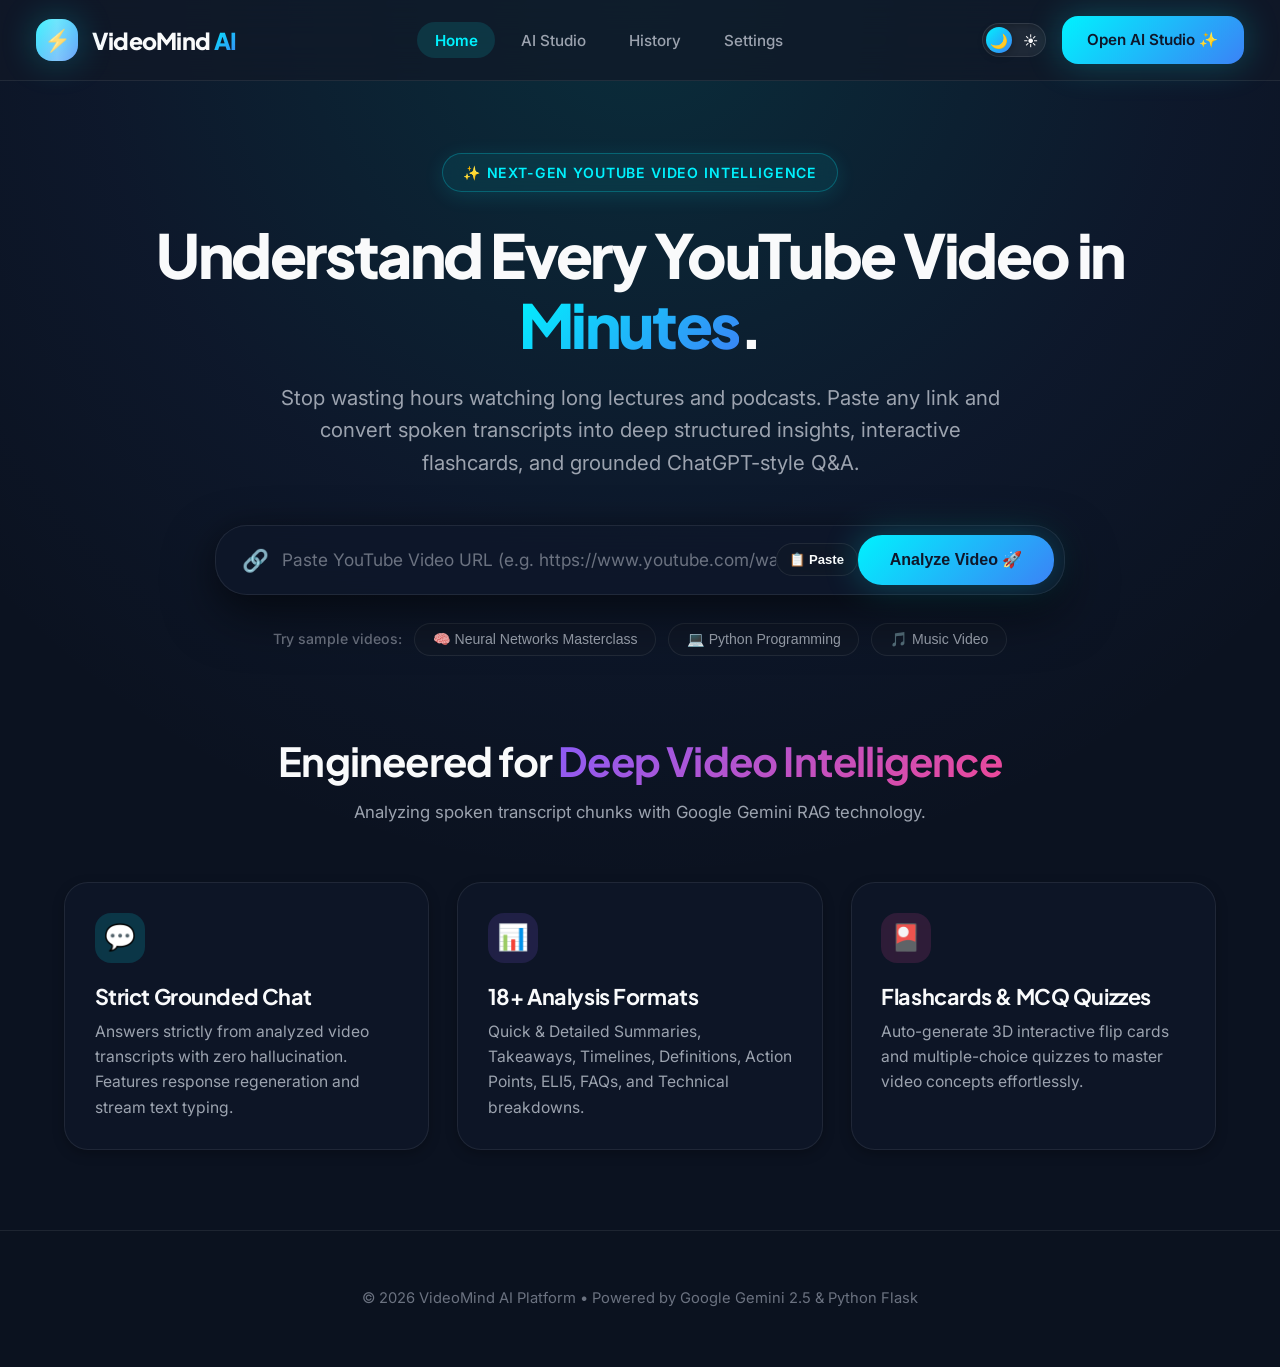
<file: index.html>
<!DOCTYPE html>
<html lang="en" data-theme="dark">
<head>
  <meta charset="UTF-8">
  <meta name="viewport" content="width=device-width, initial-scale=1.0">
  <title>VideoMind AI - Redefining YouTube Video Intelligence</title>
  <meta name="description" content="Turn any YouTube video transcript into grounded Q&A, study notes, flashcards, and MCQ quizzes using Google Gemini AI.">
  <link rel="stylesheet" href="/assets/css/style.css">
  <link rel="stylesheet" href="/assets/css/responsive.css">
</head>
<body>

  <!-- Sticky Glass Navigation Bar -->
  <nav class="navbar" id="mainNavbar">
    <a href="/" class="nav-brand">
      <div class="brand-icon">⚡</div>
      <span class="brand-title">VideoMind <span class="gradient-text">AI</span></span>
    </a>
    <ul class="nav-links">
      <li><a href="/" class="nav-link active">Home</a></li>
      <li><a href="/chat.html" class="nav-link">AI Studio</a></li>
      <li><a href="/history.html" class="nav-link">History</a></li>
      <li><a href="/settings.html" class="nav-link">Settings</a></li>
    </ul>
    <div class="nav-actions">
      <!-- Animated Theme Toggle -->
      <div id="themeToggleBtn" class="theme-switch" role="button" tabindex="0" title="Toggle Light/Dark Theme">
        <span class="theme-switch-icon">🌙</span>
        <span class="theme-switch-thumb"></span>
        <span class="theme-switch-icon">☀️</span>
      </div>
      <a href="/chat.html" class="btn btn-primary">Open AI Studio ✨</a>
    </div>
  </nav>

  <!-- Hero Section -->
  <header class="hero-section">
    <div class="hero-tag">✨ Next-Gen YouTube Video Intelligence</div>
    <h1 class="hero-title">
      Understand Every YouTube Video in <span class="gradient-text">Minutes</span>.
    </h1>
    <p class="hero-subtitle">
      Stop wasting hours watching long lectures and podcasts. Paste any link and convert spoken transcripts into deep structured insights, interactive flashcards, and grounded ChatGPT-style Q&A.
    </p>

    <!-- URL Input Container -->
    <form id="heroForm" class="url-input-container">
      <span class="url-input-icon">🔗</span>
      <input type="text" id="heroUrlInput" class="url-input" placeholder="Paste YouTube Video URL (e.g. https://www.youtube.com/watch?v=...)" autocomplete="off">
      <button type="button" class="btn btn-secondary" style="padding: 0.5rem 0.8rem; font-size: 0.82rem; border-radius: var(--radius-full);" onclick="pasteHeroUrl()" title="Paste from clipboard">📋 Paste</button>
      <button type="submit" id="heroAnalyzeBtn" class="btn btn-primary url-submit-btn">
        Analyze Video 🚀
      </button>
    </form>

    <!-- Sample Video Links -->
    <div class="sample-links">
      <span style="font-size: 0.88rem; color: var(--text-muted); font-weight: 500;">Try sample videos:</span>
      <button class="sample-tag" onclick="analyzeSample('https://www.youtube.com/watch?v=aircAruvnKk')">🧠 Neural Networks Masterclass</button>
      <button class="sample-tag" onclick="analyzeSample('https://www.youtube.com/watch?v=kqtD5dpn9C8')">💻 Python Programming</button>
      <button class="sample-tag" onclick="analyzeSample('https://www.youtube.com/watch?v=dQw4w9WgXcQ')">🎵 Music Video</button>
    </div>
  </header>

  <!-- Core Features Grid -->
  <section style="max-width: 1200px; margin: 5rem auto; padding: 0 1.5rem;">
    <div style="text-align: center; margin-bottom: 3.5rem;">
      <h2 style="font-size: 2.5rem; margin-bottom: 0.85rem;">Engineered for <span class="gradient-accent-text">Deep Video Intelligence</span></h2>
      <p style="color: var(--text-secondary); max-width: 620px; margin: 0 auto; font-size: 1.05rem;">Analyzing spoken transcript chunks with Google Gemini RAG technology.</p>
    </div>

    <div style="display: grid; grid-template-columns: repeat(auto-fit, minmax(320px, 1fr)); gap: 1.75rem;">
      <div class="glass-card">
        <div style="width: 50px; height: 50px; border-radius: var(--radius-md); background: rgba(0, 242, 254, 0.15); display: flex; align-items: center; justify-content: center; font-size: 1.6rem; margin-bottom: 1.25rem; color: var(--accent-cyan);">💬</div>
        <h3 style="font-size: 1.35rem; margin-bottom: 0.6rem;">Strict Grounded Chat</h3>
        <p style="color: var(--text-secondary); font-size: 0.98rem; line-height: 1.6;">Answers strictly from analyzed video transcripts with zero hallucination. Features response regeneration and stream text typing.</p>
      </div>

      <div class="glass-card">
        <div style="width: 50px; height: 50px; border-radius: var(--radius-md); background: rgba(139, 92, 246, 0.15); display: flex; align-items: center; justify-content: center; font-size: 1.6rem; margin-bottom: 1.25rem; color: var(--accent-purple);">📊</div>
        <h3 style="font-size: 1.35rem; margin-bottom: 0.6rem;">18+ Analysis Formats</h3>
        <p style="color: var(--text-secondary); font-size: 0.98rem; line-height: 1.6;">Quick & Detailed Summaries, Takeaways, Timelines, Definitions, Action Points, ELI5, FAQs, and Technical breakdowns.</p>
      </div>

      <div class="glass-card">
        <div style="width: 50px; height: 50px; border-radius: var(--radius-md); background: rgba(236, 72, 153, 0.15); display: flex; align-items: center; justify-content: center; font-size: 1.6rem; margin-bottom: 1.25rem; color: var(--accent-pink);">🎴</div>
        <h3 style="font-size: 1.35rem; margin-bottom: 0.6rem;">Flashcards & MCQ Quizzes</h3>
        <p style="color: var(--text-secondary); font-size: 0.98rem; line-height: 1.6;">Auto-generate 3D interactive flip cards and multiple-choice quizzes to master video concepts effortlessly.</p>
      </div>
    </div>
  </section>

  <!-- Footer -->
  <footer style="border-top: 1px solid var(--glass-border); padding: 3.5rem 1.5rem; text-align: center; color: var(--text-muted); font-size: 0.92rem; background: rgba(11, 18, 32, 0.4);">
    <p>© 2026 VideoMind AI Platform • Powered by Google Gemini 2.5 & Python Flask</p>
  </footer>

  <script src="/assets/js/app.js"></script>
  <script src="/assets/js/firebase.js"></script>
  <script src="/assets/js/youtube.js"></script>
  <script src="/js/animations.js"></script>
  <script>
    const heroForm = document.getElementById('heroForm');
    if (heroForm) {
      heroForm.addEventListener('submit', (e) => {
        e.preventDefault();
        const url = document.getElementById('heroUrlInput').value.trim();
        if (url) {
          window.location.href = `/chat.html?url=${encodeURIComponent(url)}`;
        } else {
          AnimationEngine.showToast('Please paste a YouTube URL first.', 'error');
        }
      });
    }

    async function pasteHeroUrl() {
      try {
        const text = await navigator.clipboard.readText();
        if (text) {
          document.getElementById('heroUrlInput').value = text;
          AnimationEngine.showToast('Pasted URL from clipboard!', 'success');
        }
      } catch (err) {
        AnimationEngine.showToast('Clipboard access denied.', 'info');
      }
    }

    function analyzeSample(url) {
      window.location.href = `/chat.html?url=${encodeURIComponent(url)}`;
    }

    window.addEventListener('scroll', () => {
      const nav = document.getElementById('mainNavbar');
      if (window.scrollY > 20) {
        nav.classList.add('scrolled');
      } else {
        nav.classList.remove('scrolled');
      }
    });
  </script>
</body>
</html>
</file>
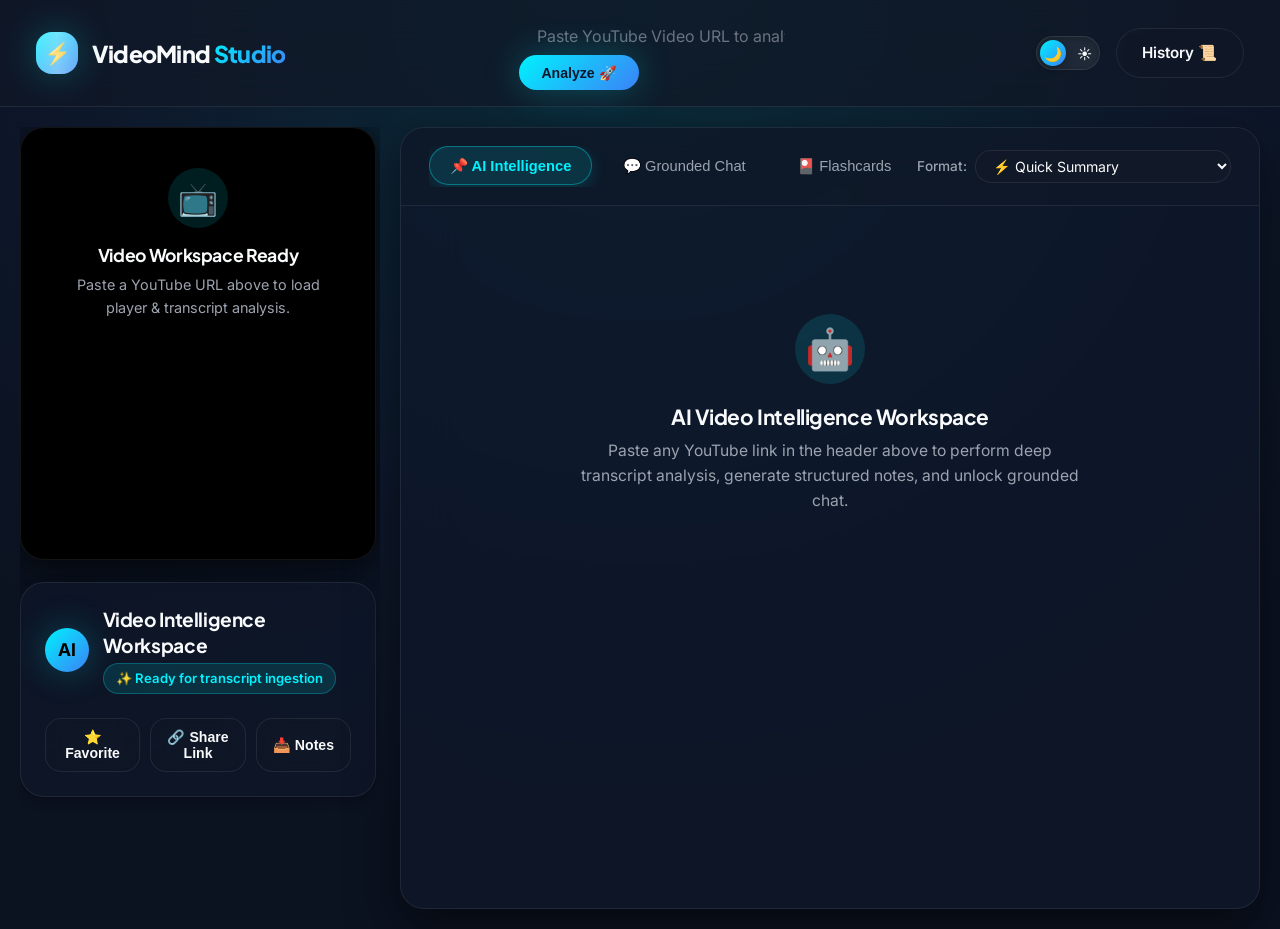
<file: chat.html>
<!DOCTYPE html>
<html lang="en" data-theme="dark">
<head>
  <meta charset="UTF-8">
  <meta name="viewport" content="width=device-width, initial-scale=1.0">
  <title>VideoMind AI Studio - Deep Video Intelligence Workspace</title>
  <link rel="stylesheet" href="/assets/css/style.css">
  <link rel="stylesheet" href="/assets/css/chat.css">
  <link rel="stylesheet" href="/assets/css/responsive.css">
</head>
<body>

  <!-- Sticky Glass Navigation Bar -->
  <nav class="navbar" id="mainNavbar">
    <a href="/" class="nav-brand">
      <div class="brand-icon">⚡</div>
      <span class="brand-title">VideoMind <span class="gradient-text">Studio</span></span>
    </a>

    <!-- Header Quick URL Input -->
    <form id="studioUrlForm" class="studio-url-form">
      <div style="position: relative; flex: 1; min-width: 0;">
        <input type="text" id="studioUrlInput" class="chat-input-field" placeholder="Paste YouTube Video URL to analyze..." style="width: 100%; padding: 0.6rem 1.1rem; border-radius: var(--radius-full);">
      </div>
      <button type="submit" class="btn btn-primary" style="padding: 0.6rem 1.4rem; font-size: 0.88rem; border-radius: var(--radius-full); white-space: nowrap;">Analyze 🚀</button>
    </form>

    <div class="nav-actions">
      <!-- Animated Theme Toggle -->
      <div id="themeToggleBtn" class="theme-switch" role="button" tabindex="0" title="Toggle Light/Dark Theme">
        <span class="theme-switch-icon">🌙</span>
        <span class="theme-switch-thumb"></span>
        <span class="theme-switch-icon">☀️</span>
      </div>
      <a href="/history.html" class="btn btn-secondary" style="border-radius: var(--radius-full);">History 📜</a>
    </div>
  </nav>

  <!-- Main Studio Workspace -->
  <main class="studio-container">
    
    <!-- Left Column: Video Card & Metadata -->
    <aside class="video-sidebar">
      <div class="player-wrapper" id="playerWrapper">
        <div style="display: flex; flex-direction: column; align-items: center; justify-content: center; height: 100%; color: var(--text-muted); padding: 2.5rem; text-align: center;">
          <div style="width: 60px; height: 60px; border-radius: 50%; background: var(--glass-active); display: flex; align-items: center; justify-content: center; font-size: 2rem; color: var(--accent-cyan); margin-bottom: 1rem;">📺</div>
          <h4 style="font-size: 1.1rem; margin-bottom: 0.4rem; color: var(--text-primary);">Video Workspace Ready</h4>
          <p style="font-size: 0.9rem; color: var(--text-secondary);">Paste a YouTube URL above to load player & transcript analysis.</p>
        </div>
      </div>

      <div class="glass-card video-info-card">
        <div class="creator-header">
          <div class="creator-avatar" id="creatorAvatarEl">AI</div>
          <div class="creator-details">
            <h2 class="video-title" id="videoTitleEl">Video Intelligence Workspace</h2>
            <div class="video-meta-tags" id="videoAuthorEl" style="margin-top: 0.25rem;">
              <span class="meta-badge">✨ Ready for transcript ingestion</span>
            </div>
          </div>
        </div>

        <div class="video-action-bar">
          <button class="btn btn-secondary" onclick="firebaseManager.toggleFavorite(studioController.currentVideoId); AnimationEngine.showToast('Updated favorites!', 'success');">⭐ Favorite</button>
          <button class="btn btn-secondary" onclick="ExportEngine.copyToClipboard(window.location.href, 'Studio Link')">🔗 Share Link</button>
          <button class="btn btn-secondary" onclick="ExportEngine.exportMarkdown(studioController.currentMetadata?.title || 'Video', studioController.currentSummaryContent)">📥 Notes</button>
        </div>
      </div>
    </aside>

    <!-- Right Column: AI Studio Panels -->
    <section class="studio-main">
      <header class="studio-header">
        <nav class="studio-tabs">
          <button class="tab-btn active" data-tab="summary">📌 AI Intelligence</button>
          <button class="tab-btn" data-tab="chat">💬 Grounded Chat</button>
          <button class="tab-btn" data-tab="flashcards">🎴 Flashcards</button>
          <button class="tab-btn" data-tab="quiz">🧠 MCQ Quiz</button>
        </nav>

        <!-- 18+ Analysis Styles Dropdown -->
        <div style="display: flex; align-items: center; gap: 0.5rem;">
          <label style="font-size: 0.85rem; color: var(--text-secondary); font-weight: 500;">Format:</label>
          <select id="summaryStyleSelect" class="chat-input-field" style="padding: 0.4rem 0.85rem; font-size: 0.88rem; border-radius: var(--radius-md);" onchange="studioController.loadSummaryStyle(this.value)">
            <option value="quick">⚡ Quick Summary</option>
            <option value="detailed">📌 Detailed Breakdown</option>
            <option value="bullet">🎯 Bullet Points</option>
            <option value="takeaways">💡 Key Takeaways</option>
            <option value="timeline">⏱️ Timeline & Chapters</option>
            <option value="topics">🔑 Important Topics</option>
            <option value="definitions">📖 Important Definitions</option>
            <option value="action">⚡ Action Points</option>
            <option value="notes">📚 Study & Revision Notes</option>
            <option value="faqs">❓ Frequently Asked Questions</option>
            <option value="interview">💼 Interview Questions</option>
            <option value="quotes">💬 Important Quotes</option>
            <option value="technical">⚙️ Technical Breakdown</option>
            <option value="beginner">🎈 Beginner Explanation</option>
            <option value="eli5">🧱 ELI5 (Explain Like I'm 10)</option>
          </select>
        </div>
      </header>

      <!-- Panel 1: AI Summary & Analysis -->
      <div class="tab-content-panel active" id="summaryTabPanel">
        <div style="text-align: center; padding: 5rem 2rem; color: var(--text-muted);">
          <div style="width: 70px; height: 70px; border-radius: 50%; background: var(--glass-active); display: flex; align-items: center; justify-content: center; font-size: 2.5rem; margin: 0 auto 1.25rem auto; color: var(--accent-cyan);">🤖</div>
          <h3 style="font-size: 1.3rem; margin-bottom: 0.5rem; color: var(--text-primary);">AI Video Intelligence Workspace</h3>
          <p style="max-width: 500px; margin: 0 auto; font-size: 0.98rem; color: var(--text-secondary);">Paste any YouTube link in the header above to perform deep transcript analysis, generate structured notes, and unlock grounded chat.</p>
        </div>
      </div>

      <!-- Panel 2: Grounded ChatGPT Interface -->
      <div class="tab-content-panel" id="chatTabPanel">
        <div style="display: flex; justify-content: space-between; align-items: center; margin-bottom: 1rem; padding-bottom: 0.75rem; border-bottom: 1px solid var(--glass-border);">
          <span style="font-size: 0.88rem; color: var(--text-secondary); font-weight: 500; display: flex; align-items: center; gap: 0.4rem;">
            <span style="width: 8px; height: 8px; border-radius: 50%; background: var(--accent-emerald);"></span>
            Grounded Chat (Answers strictly from transcript)
          </span>
          <div style="display: flex; gap: 0.5rem;">
            <button id="regenerateBtn" class="btn btn-secondary" style="padding: 0.35rem 0.85rem; font-size: 0.82rem; border-radius: var(--radius-full);">🔄 Regenerate</button>
            <button id="clearChatBtn" class="btn btn-secondary" style="padding: 0.35rem 0.85rem; font-size: 0.82rem; border-radius: var(--radius-full);">🗑️ Clear Chat</button>
          </div>
        </div>

        <div class="chat-messages-container" id="chatMessagesContainer">
          <div class="chat-bubble assistant">
            <div class="chat-avatar">AI</div>
            <div class="chat-content">
              Hello! I am <strong>VideoMind AI</strong>. I have chunked and analyzed the entire spoken transcript of this video.<br><br>
              Ask me anything about what the speaker explained (e.g., <em>"What did the speaker say about X?"</em> or <em>"Explain the topic at 04:15"</em>). I answer strictly from the video with zero hallucination!
            </div>
          </div>
        </div>

        <form id="chatForm" class="chat-input-bar">
          <div class="chat-input-container">
            <button type="button" class="input-action-btn" title="Attach file (Future feature)">📎</button>
            <input type="text" id="chatInputField" class="chat-input-field" placeholder="Ask any question about this video transcript..." autocomplete="off">
            <button type="button" class="input-action-btn" title="Voice Input (Future feature)">🎙️</button>
          </div>
          <button type="submit" class="chat-send-btn" title="Send Question">🚀</button>
        </form>
      </div>

      <!-- Panel 3: Flashcards Deck -->
      <div class="tab-content-panel" id="flashcardsTabPanel">
        <!-- Rendered dynamically -->
      </div>

      <!-- Panel 4: MCQ Quiz -->
      <div class="tab-content-panel" id="quizTabPanel">
        <!-- Rendered dynamically -->
      </div>

    </section>

  </main>

  <script src="/assets/js/app.js"></script>
  <script src="/assets/js/firebase.js"></script>
  <script src="/assets/js/youtube.js"></script>
  <script src="/js/animations.js"></script>
  <script src="/assets/js/export.js"></script>
  <script src="/assets/js/chat.js"></script>
</body>
</html>
</file>
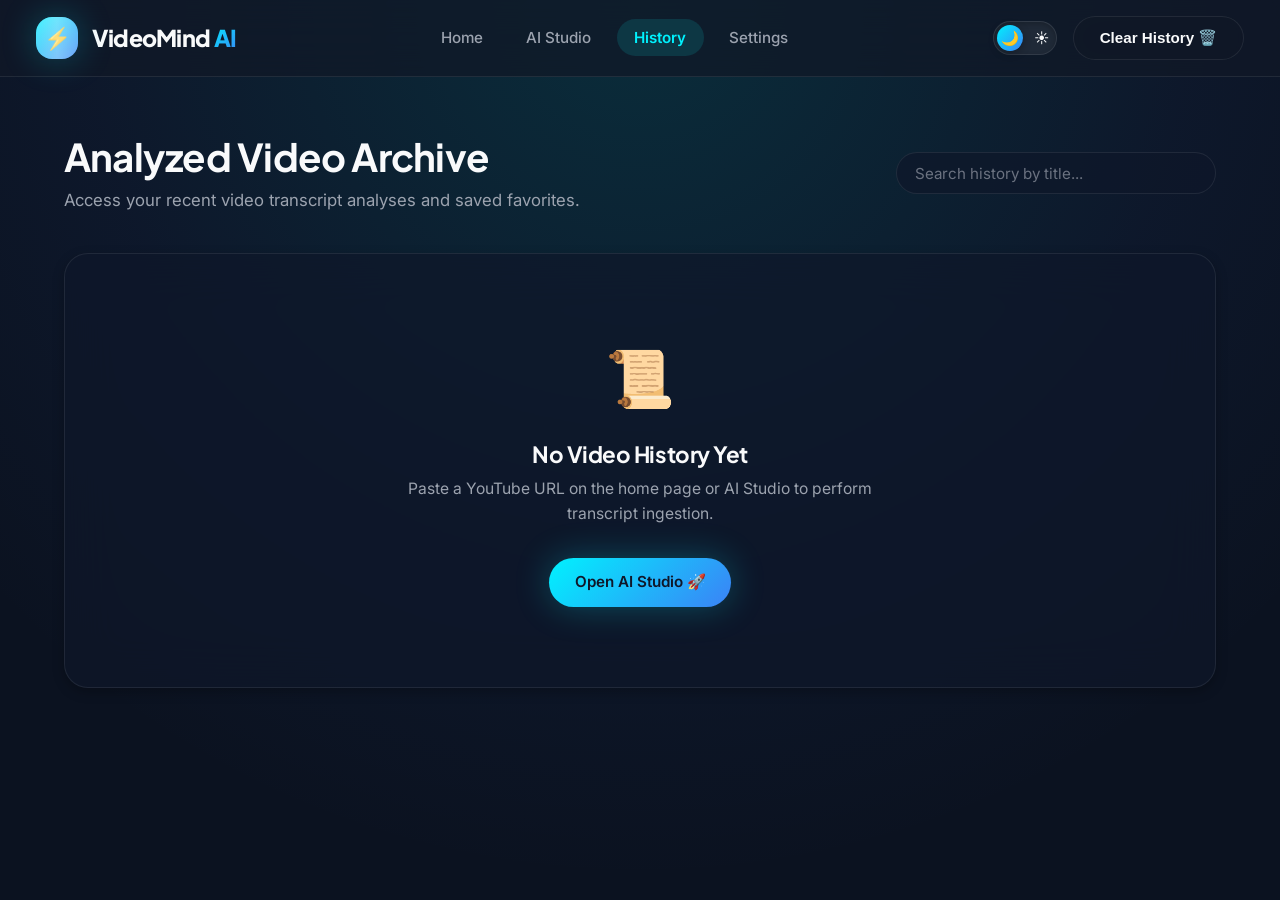
<file: history.html>
<!DOCTYPE html>
<html lang="en" data-theme="dark">
<head>
  <meta charset="UTF-8">
  <meta name="viewport" content="width=device-width, initial-scale=1.0">
  <title>Video History & Favorites - VideoMind AI</title>
  <link rel="stylesheet" href="/assets/css/style.css">
  <link rel="stylesheet" href="/assets/css/responsive.css">
</head>
<body>

  <!-- Sticky Glass Navigation Bar -->
  <nav class="navbar" id="mainNavbar">
    <a href="/" class="nav-brand">
      <div class="brand-icon">⚡</div>
      <span class="brand-title">VideoMind <span class="gradient-text">AI</span></span>
    </a>
    <ul class="nav-links">
      <li><a href="/" class="nav-link">Home</a></li>
      <li><a href="/chat.html" class="nav-link">AI Studio</a></li>
      <li><a href="/history.html" class="nav-link active">History</a></li>
      <li><a href="/settings.html" class="nav-link">Settings</a></li>
    </ul>
    <div class="nav-actions">
      <!-- Animated Theme Toggle -->
      <div id="themeToggleBtn" class="theme-switch" role="button" tabindex="0" title="Toggle Light/Dark Theme">
        <span class="theme-switch-icon">🌙</span>
        <span class="theme-switch-thumb"></span>
        <span class="theme-switch-icon">☀️</span>
      </div>
      <button class="btn btn-secondary" style="border-radius: var(--radius-full);" onclick="clearHistoryUI()">Clear History 🗑️</button>
    </div>
  </nav>

  <main style="max-width: 1200px; margin: 3.5rem auto; padding: 0 1.5rem;">
    <div style="display: flex; justify-content: space-between; align-items: center; margin-bottom: 2.5rem; flex-wrap: wrap; gap: 1rem;">
      <div>
        <h1 style="font-size: 2.4rem; margin-bottom: 0.35rem;">Analyzed Video Archive</h1>
        <p style="color: var(--text-secondary); font-size: 1.05rem;">Access your recent video transcript analyses and saved favorites.</p>
      </div>

      <div style="position: relative; max-width: 320px; width: 100%;">
        <input type="text" id="historySearchInput" class="url-input" placeholder="Search history by title..." style="width: 100%; background: var(--glass-card); border: 1px solid var(--glass-border); padding: 0.65rem 1.1rem; border-radius: var(--radius-full); font-size: 0.95rem;" onkeyup="filterHistoryUI(this.value)">
      </div>
    </div>

    <div id="historyGrid" style="display: grid; grid-template-columns: repeat(auto-fill, minmax(320px, 1fr)); gap: 1.75rem;">
      <!-- History Cards Rendered Dynamically -->
    </div>
  </main>

  <script src="/assets/js/app.js"></script>
  <script src="/assets/js/firebase.js"></script>
  <script src="/js/animations.js"></script>
  <script>
    function renderHistory() {
      const grid = document.getElementById('historyGrid');
      const items = firebaseManager.getLocalHistory();

      if (!items || items.length === 0) {
        grid.innerHTML = `
          <div class="glass-card" style="grid-column: 1 / -1; text-align: center; padding: 5rem 2rem;">
            <div style="font-size: 3.5rem; margin-bottom: 1rem;">📜</div>
            <h3 style="font-size: 1.4rem; margin-bottom: 0.5rem;">No Video History Yet</h3>
            <p style="color: var(--text-secondary); max-width: 500px; margin: 0 auto 2rem auto; font-size: 0.98rem;">Paste a YouTube URL on the home page or AI Studio to perform transcript ingestion.</p>
            <a href="/chat.html" class="btn btn-primary" style="border-radius: var(--radius-full);">Open AI Studio 🚀</a>
          </div>
        `;
        return;
      }

      grid.innerHTML = items.map(item => `
        <div class="glass-card" style="display: flex; flex-direction: column; gap: 1rem; overflow: hidden;">
          <div style="position: relative; width: 100%; height: 180px; border-radius: var(--radius-md); overflow: hidden; background: #000;">
            <img src="${item.thumbnail_url || 'https://img.youtube.com/vi/' + item.video_id + '/hqdefault.jpg'}" style="width: 100%; height: 100%; object-fit: cover; transition: transform var(--transition-normal);" alt="Thumbnail" onmouseover="this.style.transform='scale(1.05)'" onmouseout="this.style.transform='scale(1)'">
          </div>
          <h3 style="font-size: 1.1rem; line-height: 1.4; display: -webkit-box; -webkit-line-clamp: 2; line-clamp: 2; -webkit-box-orient: vertical; overflow: hidden; margin-top: 0.25rem;">${item.title}</h3>
          <p style="font-size: 0.88rem; color: var(--text-secondary);">${item.author || 'YouTube Creator'} • ${item.duration || ''}</p>
          <div style="display: flex; gap: 0.6rem; margin-top: auto; padding-top: 0.5rem;">
            <a href="/chat.html?v=${item.video_id}" class="btn btn-primary" style="flex: 1; font-size: 0.88rem; border-radius: var(--radius-full);">Open Studio ✨</a>
            <button class="btn btn-secondary btn-icon" style="border-radius: var(--radius-full);" onclick="deleteItemUI('${item.video_id}')" title="Delete">🗑️</button>
          </div>
        </div>
      `).join('');
    }

    function deleteItemUI(videoId) {
      firebaseManager.deleteHistoryItem(videoId);
      AnimationEngine.showToast('Removed item from history.', 'info');
      renderHistory();
    }

    function clearHistoryUI() {
      if (confirm('Are you sure you want to clear your video history?')) {
        firebaseManager.clearHistory();
        renderHistory();
        AnimationEngine.showToast('History cleared.', 'info');
      }
    }

    function filterHistoryUI(query) {
      const q = query.toLowerCase();
      const cards = document.querySelectorAll('#historyGrid .glass-card');
      cards.forEach(card => {
        const title = card.querySelector('h3')?.innerText.toLowerCase() || '';
        if (title.includes(q)) {
          card.style.display = 'flex';
        } else {
          card.style.display = 'none';
        }
      });
    }

    document.addEventListener('DOMContentLoaded', renderHistory);
  </script>
</body>
</html>
</file>
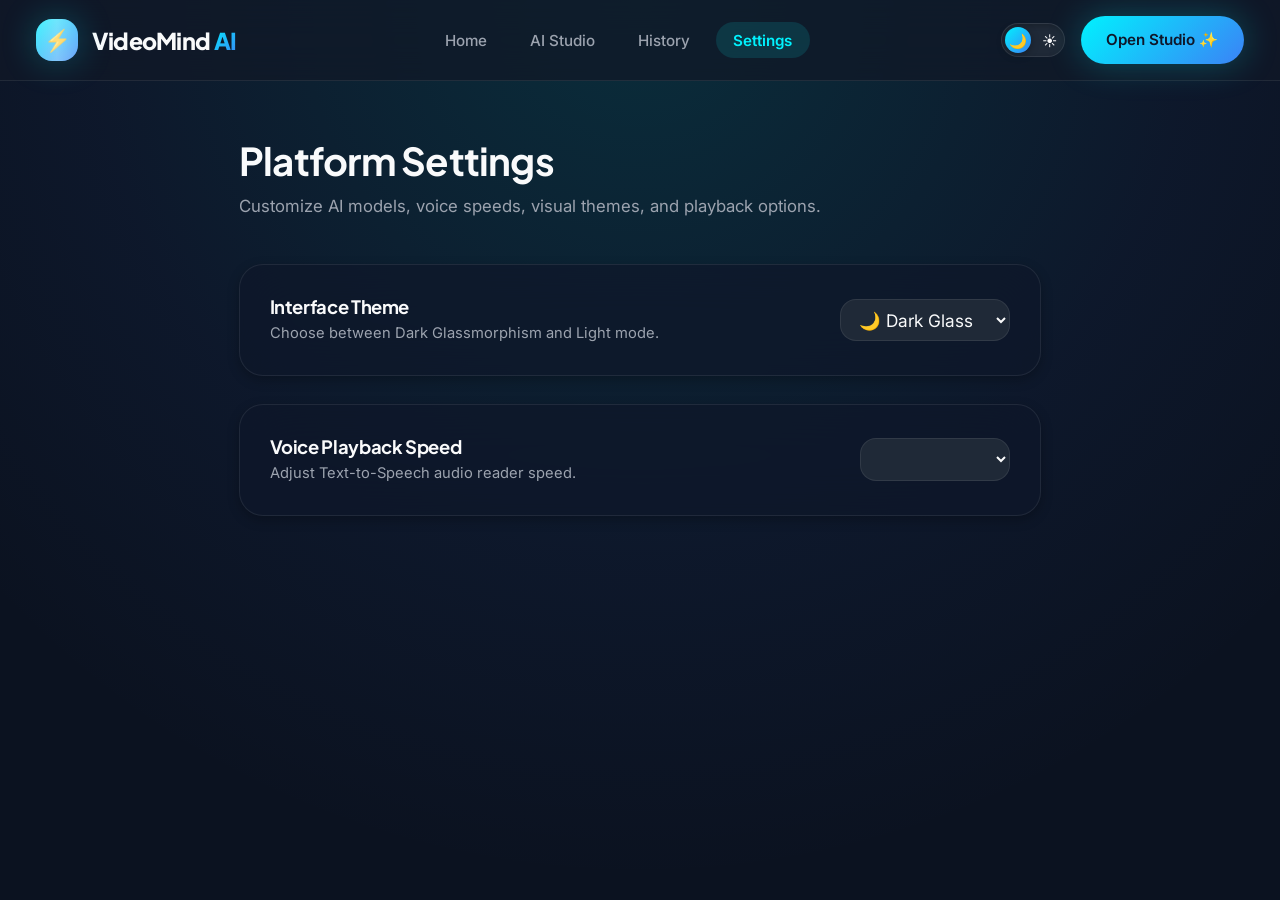
<file: settings.html>
<!DOCTYPE html>
<html lang="en" data-theme="dark">
<head>
  <meta charset="UTF-8">
  <meta name="viewport" content="width=device-width, initial-scale=1.0">
  <title>Settings & Preferences - VideoMind AI</title>
  <link rel="stylesheet" href="/assets/css/style.css">
  <link rel="stylesheet" href="/assets/css/responsive.css">
</head>
<body>

  <!-- Sticky Glass Navigation Bar -->
  <nav class="navbar" id="mainNavbar">
    <a href="/" class="nav-brand">
      <div class="brand-icon">⚡</div>
      <span class="brand-title">VideoMind <span class="gradient-text">AI</span></span>
    </a>
    <ul class="nav-links">
      <li><a href="/" class="nav-link">Home</a></li>
      <li><a href="/chat.html" class="nav-link">AI Studio</a></li>
      <li><a href="/history.html" class="nav-link">History</a></li>
      <li><a href="/settings.html" class="nav-link active">Settings</a></li>
    </ul>
    <div class="nav-actions">
      <!-- Animated Theme Toggle -->
      <div id="themeToggleBtn" class="theme-switch" role="button" tabindex="0" title="Toggle Light/Dark Theme">
        <span class="theme-switch-icon">🌙</span>
        <span class="theme-switch-thumb"></span>
        <span class="theme-switch-icon">☀️</span>
      </div>
      <a href="/chat.html" class="btn btn-primary" style="border-radius: var(--radius-full);">Open Studio ✨</a>
    </div>
  </nav>

  <main style="max-width: 850px; margin: 3.5rem auto; padding: 0 1.5rem;">
    <h1 style="font-size: 2.4rem; margin-bottom: 0.5rem;">Platform Settings</h1>
    <p style="color: var(--text-secondary); margin-bottom: 2.75rem; font-size: 1.05rem;">Customize AI models, voice speeds, visual themes, and playback options.</p>

    <div style="display: flex; flex-direction: column; gap: 1.75rem;">

      <!-- Theme Preference -->
      <div class="glass-card" style="display: flex; justify-content: space-between; align-items: center; gap: 1rem;">
        <div>
          <h3 style="font-size: 1.15rem; margin-bottom: 0.25rem;">Interface Theme</h3>
          <p style="color: var(--text-secondary); font-size: 0.92rem;">Choose between Dark Glassmorphism and Light mode.</p>
        </div>
        <select id="themeSelect" class="url-input" style="max-width: 170px; background: var(--bg-tertiary); border: 1px solid var(--glass-border); padding: 0.55rem 0.85rem; border-radius: var(--radius-md);" onchange="appManager.saveSettings({ theme: this.value })">
          <option value="dark">🌙 Dark Glass</option>
          <option value="light">☀️ Light Mode</option>
        </select>
      </div>

      <!-- Voice Playback Speed -->
      <div class="glass-card" style="display: flex; justify-content: space-between; align-items: center; gap: 1rem;">
        <div>
          <h3 style="font-size: 1.15rem; margin-bottom: 0.25rem;">Voice Playback Speed</h3>
          <p style="color: var(--text-secondary); font-size: 0.92rem;">Adjust Text-to-Speech audio reader speed.</p>
        </div>
        <select id="voiceSpeedSelect" class="url-input" style="max-width: 150px; background: var(--bg-tertiary); border: 1px solid var(--glass-border); padding: 0.55rem 0.85rem; border-radius: var(--radius-md);" onchange="appManager.saveSettings({ voiceSpeed: parseFloat(this.value) })">
          <option value="0.75">0.75x Slow</option>
          <option value="1.0">1.0x Normal</option>
          <option value="1.25">1.25x Fast</option>
          <option value="1.5">1.5x Speedy</option>
        </select>
      </div>

    </div>
  </main>

  <script src="/assets/js/app.js"></script>
  <script src="/assets/js/firebase.js"></script>
  <script src="/js/animations.js"></script>
  <script>
    document.addEventListener('DOMContentLoaded', () => {
      const select = document.getElementById('themeSelect');
      if (select) select.value = appManager.settings.theme || 'dark';
      const voice = document.getElementById('voiceSpeedSelect');
      if (voice) voice.value = appManager.settings.voiceSpeed || 1.0;
    });
  </script>
</body>
</html>
</file>
<file: assets/css/style.css>
/* VideoMind AI - Core Design System & Tokens (SaaS Redesign) */
@import url('https://fonts.googleapis.com/css2?family=Inter:wght@300;400;500;600;700;800&family=Plus+Jakarta+Sans:wght@400;500;600;700;800&family=JetBrains+Mono:wght@400;500;600&display=swap');

:root {
  /* Dark Mode Default Theme (OpenAI / Vercel / Linear inspired) */
  --bg-primary: #0B1220;
  --bg-secondary: #111827;
  --bg-tertiary: #1F2937;
  --bg-hover: #1E293B;
  
  --glass-bg: rgba(17, 24, 39, 0.75);
  --glass-card: rgba(15, 23, 42, 0.7);
  --glass-border: rgba(255, 255, 255, 0.08);
  --glass-border-hover: rgba(0, 242, 254, 0.35);
  --glass-hover: rgba(255, 255, 255, 0.06);
  --glass-active: rgba(0, 242, 254, 0.12);
  
  --accent-cyan: #00F2FE;
  --accent-blue: #3B82F6;
  --accent-purple: #8B5CF6;
  --accent-pink: #EC4899;
  --accent-emerald: #10B981;
  --accent-amber: #F59E0B;

  --gradient-primary: linear-gradient(135deg, #00F2FE 0%, #3B82F6 100%);
  --gradient-accent: linear-gradient(135deg, #8B5CF6 0%, #EC4899 100%);
  --gradient-dark-card: linear-gradient(145deg, rgba(31, 41, 55, 0.6) 0%, rgba(17, 24, 39, 0.8) 100%);
  --gradient-glow: radial-gradient(circle at 50% 0%, rgba(0, 242, 254, 0.12) 0%, rgba(59, 130, 246, 0.05) 50%, transparent 80%);

  --text-primary: #F9FAFB;
  --text-secondary: #9CA3AF;
  --text-muted: #6B7280;
  --text-inverse: #0F172A;

  --font-heading: 'Plus Jakarta Sans', -apple-system, BlinkMacSystemFont, sans-serif;
  --font-body: 'Inter', -apple-system, BlinkMacSystemFont, sans-serif;
  --font-code: 'JetBrains Mono', monospace;

  --radius-sm: 10px;
  --radius-md: 16px;
  --radius-lg: 24px;
  --radius-xl: 32px;
  --radius-full: 9999px;

  --shadow-sm: 0 4px 12px rgba(0, 0, 0, 0.25);
  --shadow-md: 0 10px 30px rgba(0, 0, 0, 0.35);
  --shadow-lg: 0 20px 50px rgba(0, 0, 0, 0.5);
  --shadow-glow: 0 0 35px rgba(0, 242, 254, 0.25);
  --shadow-purple-glow: 0 0 35px rgba(139, 92, 246, 0.25);

  --transition-fast: 0.2s cubic-bezier(0.16, 1, 0.3, 1);
  --transition-normal: 0.35s cubic-bezier(0.16, 1, 0.3, 1);
  --transition-slow: 0.5s cubic-bezier(0.16, 1, 0.3, 1);
}

[data-theme="light"] {
  /* Premium SaaS Interface (ChatGPT, Notion, Linear, Stripe, Apple inspired) */
  --bg-primary: #F8FAFC;
  --bg-secondary: #FFFFFF;
  --bg-tertiary: #F1F5F9;
  --bg-hover: #E2E8F0;

  --glass-bg: rgba(255, 255, 255, 0.75);
  --glass-card: rgba(255, 255, 255, 0.85);
  --glass-border: rgba(226, 232, 240, 0.8);
  --glass-border-hover: rgba(37, 99, 235, 0.4);
  --glass-hover: rgba(37, 99, 235, 0.04);
  --glass-active: rgba(37, 99, 235, 0.1);

  --accent-cyan: #06B6D4;
  --accent-blue: #2563EB;
  --accent-purple: #7C3AED;
  --accent-pink: #EC4899;
  --accent-emerald: #10B981;
  --accent-amber: #D97706;

  --gradient-primary: linear-gradient(135deg, #2563EB 0%, #06B6D4 100%);
  --gradient-accent: linear-gradient(135deg, #7C3AED 0%, #EC4899 100%);
  --gradient-dark-card: linear-gradient(145deg, #FFFFFF 0%, #F8FAFC 100%);
  --gradient-glow: radial-gradient(circle at 50% 0%, rgba(37, 99, 235, 0.12) 0%, rgba(6, 182, 212, 0.05) 50%, transparent 80%);

  --text-primary: #0F172A;
  --text-secondary: #475569;
  --text-muted: #94A3B8;
  --text-inverse: #FFFFFF;

  --radius-sm: 12px;
  --radius-md: 20px;
  --radius-lg: 20px;
  --radius-xl: 32px;

  --shadow-sm: 0 4px 14px rgba(37, 99, 235, 0.06);
  --shadow-md: 0 10px 25px rgba(37, 99, 235, 0.1);
  --shadow-lg: 0 20px 40px rgba(37, 99, 235, 0.25);
  --shadow-glow: 0 0 35px rgba(37, 99, 235, 0.25);
  --shadow-purple-glow: 0 0 35px rgba(124, 58, 237, 0.25);
}

/* Base Resets */
*, *::before, *::after {
  margin: 0;
  padding: 0;
  box-sizing: border-box;
}

html {
  font-size: 16px;
  scroll-behavior: smooth;
}

body {
  font-family: var(--font-body);
  background-color: var(--bg-primary);
  color: var(--text-primary);
  min-height: 100vh;
  line-height: 1.6;
  overflow-x: hidden;
  background-image: var(--gradient-glow);
  background-attachment: fixed;
  transition: background-color var(--transition-normal), color var(--transition-normal);
  -webkit-font-smoothing: antialiased;
  -moz-osx-font-smoothing: grayscale;
}

/* Custom Scrollbar */
::-webkit-scrollbar {
  width: 7px;
  height: 7px;
}

::-webkit-scrollbar-track {
  background: transparent;
}

::-webkit-scrollbar-thumb {
  background: rgba(155, 155, 155, 0.2);
  border-radius: 99px;
}

::-webkit-scrollbar-thumb:hover {
  background: rgba(155, 155, 155, 0.4);
}

/* Typography & Text Utils */
h1, h2, h3, h4, h5, h6 {
  font-family: var(--font-heading);
  font-weight: 700;
  line-height: 1.25;
  color: var(--text-primary);
  letter-spacing: -0.02em;
}

.gradient-text {
  background: var(--gradient-primary);
  -webkit-background-clip: text;
  background-clip: text;
  -webkit-text-fill-color: transparent;
  display: inline-block;
}

.gradient-accent-text {
  background: var(--gradient-accent);
  -webkit-background-clip: text;
  background-clip: text;
  -webkit-text-fill-color: transparent;
  display: inline-block;
}

/* Sticky Blurred Glass Navigation Bar */
.navbar {
  display: flex;
  align-items: center;
  justify-content: space-between;
  padding: 1rem 2.25rem;
  background: var(--glass-bg);
  backdrop-filter: blur(20px);
  -webkit-backdrop-filter: blur(20px);
  border-bottom: 1px solid var(--glass-border);
  position: sticky;
  top: 0;
  z-index: 100;
  transition: all var(--transition-normal);
}

.navbar.scrolled {
  box-shadow: var(--shadow-md);
  border-bottom: 1px solid rgba(0, 242, 254, 0.2);
}

.nav-brand {
  display: flex;
  align-items: center;
  gap: 0.85rem;
  text-decoration: none;
  transition: transform var(--transition-fast);
}

.nav-brand:hover {
  transform: scale(1.02);
}

.brand-icon {
  width: 42px;
  height: 42px;
  border-radius: var(--radius-md);
  background: var(--gradient-primary);
  display: flex;
  align-items: center;
  justify-content: center;
  font-size: 1.35rem;
  color: #000;
  box-shadow: var(--shadow-glow);
  position: relative;
  overflow: hidden;
}

.brand-icon::after {
  content: '';
  position: absolute;
  top: -50%;
  left: -50%;
  width: 200%;
  height: 200%;
  background: linear-gradient(60deg, transparent, rgba(255,255,255,0.4), transparent);
  transform: rotate(30deg);
  animation: shine 4s infinite;
}

@keyframes shine {
  0% { transform: translateX(-100%) rotate(30deg); }
  20%, 100% { transform: translateX(100%) rotate(30deg); }
}

.brand-title {
  font-family: var(--font-heading);
  font-size: 1.45rem;
  font-weight: 800;
  letter-spacing: -0.03em;
  color: var(--text-primary);
}

.nav-links {
  display: flex;
  align-items: center;
  gap: 0.5rem;
  list-style: none;
}

.nav-link {
  color: var(--text-secondary);
  text-decoration: none;
  font-weight: 500;
  font-size: 0.95rem;
  padding: 0.55rem 1.1rem;
  border-radius: var(--radius-full);
  transition: all var(--transition-fast);
  position: relative;
}

.nav-link:hover {
  color: var(--text-primary);
  background: var(--glass-hover);
}

.nav-link.active {
  color: var(--accent-cyan);
  background: var(--glass-active);
  font-weight: 600;
}

.nav-actions {
  display: flex;
  align-items: center;
  gap: 1rem;
}

/* Premium Animated Theme Switch Toggle */
.theme-switch {
  position: relative;
  width: 64px;
  height: 34px;
  border-radius: 999px;
  background: var(--bg-tertiary);
  border: 1px solid var(--glass-border);
  cursor: pointer;
  display: flex;
  align-items: center;
  justify-content: space-between;
  padding: 0 7px;
  transition: all var(--transition-normal);
  box-shadow: inset 0 2px 5px rgba(0,0,0,0.2);
}

.theme-switch:hover {
  border-color: var(--accent-cyan);
}

.theme-switch-icon {
  font-size: 0.9rem;
  user-select: none;
  z-index: 2;
  transition: opacity var(--transition-fast);
}

.theme-switch-thumb {
  position: absolute;
  top: 3px;
  left: 3px;
  width: 26px;
  height: 26px;
  border-radius: 50%;
  background: var(--gradient-primary);
  box-shadow: 0 2px 8px rgba(0,0,0,0.3);
  transition: transform var(--transition-normal);
  z-index: 1;
}

[data-theme="light"] .theme-switch-thumb {
  transform: translateX(30px);
}

/* Button System */
.btn {
  display: inline-flex;
  align-items: center;
  justify-content: center;
  gap: 0.6rem;
  padding: 0.75rem 1.6rem;
  border-radius: var(--radius-md);
  font-weight: 600;
  font-size: 0.95rem;
  cursor: pointer;
  border: none;
  outline: none;
  transition: all var(--transition-fast);
  text-decoration: none;
  position: relative;
  overflow: hidden;
  user-select: none;
}

.btn:active {
  transform: scale(0.98) !important;
}

.btn-primary {
  background: var(--gradient-primary);
  color: var(--text-inverse);
  box-shadow: var(--shadow-glow);
}

.btn-primary:hover {
  transform: translateY(-3px);
  box-shadow: 0 0 45px rgba(0, 242, 254, 0.45);
}

.btn-secondary {
  background: var(--glass-bg);
  color: var(--text-primary);
  border: 1px solid var(--glass-border);
  backdrop-filter: blur(16px);
  -webkit-backdrop-filter: blur(16px);
}

.btn-secondary:hover {
  background: var(--glass-hover);
  border-color: var(--glass-border-hover);
  transform: translateY(-2px);
  box-shadow: var(--shadow-sm);
}

.btn-icon {
  padding: 0.6rem;
  border-radius: var(--radius-md);
  font-size: 1.1rem;
}

/* Glassmorphism Cards */
.glass-card {
  background: var(--glass-card);
  backdrop-filter: blur(24px);
  -webkit-backdrop-filter: blur(24px);
  border: 1px solid var(--glass-border);
  border-radius: var(--radius-lg);
  padding: 1.85rem;
  transition: all var(--transition-normal);
  box-shadow: var(--shadow-sm);
  position: relative;
}

.glass-card:hover {
  transform: translateY(-3px);
  border-color: var(--glass-border-hover);
  box-shadow: var(--shadow-md), var(--shadow-glow);
}

/* Hero Section Styling */
.hero-section {
  max-width: 1050px;
  margin: 4.5rem auto 3.5rem auto;
  text-align: center;
  padding: 0 1.5rem;
  position: relative;
}

.hero-tag {
  display: inline-flex;
  align-items: center;
  gap: 0.6rem;
  padding: 0.45rem 1.25rem;
  border-radius: var(--radius-full);
  background: rgba(0, 242, 254, 0.08);
  border: 1px solid rgba(0, 242, 254, 0.25);
  color: var(--accent-cyan);
  font-size: 0.88rem;
  font-weight: 600;
  margin-bottom: 1.75rem;
  text-transform: uppercase;
  letter-spacing: 0.06em;
  backdrop-filter: blur(10px);
  box-shadow: 0 4px 20px rgba(0, 242, 254, 0.12);
  animation: pulseGlow 3s infinite ease-in-out;
}

@keyframes pulseGlow {
  0%, 100% { box-shadow: 0 0 15px rgba(0, 242, 254, 0.15); }
  50% { box-shadow: 0 0 30px rgba(0, 242, 254, 0.35); }
}

.hero-title {
  font-size: 3.8rem;
  font-weight: 800;
  margin-bottom: 1.35rem;
  letter-spacing: -0.04em;
  line-height: 1.15;
}

.hero-subtitle {
  font-size: 1.28rem;
  color: var(--text-secondary);
  max-width: 720px;
  margin: 0 auto 2.8rem auto;
  font-weight: 400;
  line-height: 1.6;
}

/* Premium URL Input Container */
.url-input-container {
  display: flex;
  align-items: center;
  background: var(--glass-card);
  border: 1.5px solid var(--glass-border);
  border-radius: var(--radius-xl);
  padding: 0.6rem 0.6rem 0.6rem 1.6rem;
  box-shadow: var(--shadow-lg), 0 0 30px rgba(0, 0, 0, 0.2);
  backdrop-filter: blur(24px);
  -webkit-backdrop-filter: blur(24px);
  transition: all var(--transition-normal);
  max-width: 850px;
  margin: 0 auto;
  position: relative;
}

.url-input-container:focus-within {
  border-color: var(--accent-cyan);
  box-shadow: var(--shadow-lg), var(--shadow-glow);
  transform: translateY(-2px);
}

.url-input-icon {
  font-size: 1.35rem;
  color: var(--accent-cyan);
  margin-right: 0.85rem;
  display: flex;
  align-items: center;
}

.url-input {
  flex: 1;
  background: transparent;
  border: none;
  outline: none;
  color: var(--text-primary);
  font-size: 1.08rem;
  font-family: var(--font-body);
  padding: 0.5rem 0;
}

.url-input::placeholder {
  color: var(--text-muted);
}

.url-submit-btn {
  border-radius: var(--radius-lg) !important;
  padding: 0.95rem 2rem !important;
  font-size: 1rem !important;
}

/* Quick Sample Pills */
.sample-links {
  display: flex;
  align-items: center;
  justify-content: center;
  gap: 0.75rem;
  margin-top: 1.75rem;
  flex-wrap: wrap;
}

.sample-tag {
  font-size: 0.88rem;
  color: var(--text-secondary);
  background: var(--glass-bg);
  border: 1px solid var(--glass-border);
  padding: 0.45rem 1.1rem;
  border-radius: var(--radius-full);
  cursor: pointer;
  transition: all var(--transition-fast);
  display: inline-flex;
  align-items: center;
  gap: 0.4rem;
}

.sample-tag:hover {
  background: var(--glass-hover);
  border-color: var(--accent-cyan);
  color: var(--text-primary);
  transform: translateY(-2px);
  box-shadow: 0 4px 15px rgba(0, 242, 254, 0.15);
}

/* Animated Skeleton Loader */
.skeleton {
  background: linear-gradient(90deg, rgba(255,255,255,0.04) 25%, rgba(255,255,255,0.12) 50%, rgba(255,255,255,0.04) 75%);
  background-size: 200% 100%;
  animation: skeleton-shimmer 1.5s infinite linear;
  border-radius: var(--radius-sm);
}

@keyframes skeleton-shimmer {
  0% { background-position: 200% 0; }
  100% { background-position: -200% 0; }
}

/* Toast Container & Notification Cards */
.toast-container {
  position: fixed;
  bottom: 2rem;
  right: 2rem;
  z-index: 1000;
  display: flex;
  flex-direction: column;
  gap: 0.75rem;
  pointer-events: none;
}

.toast {
  pointer-events: auto;
  background: var(--glass-card);
  border: 1px solid var(--glass-border);
  color: var(--text-primary);
  padding: 1rem 1.5rem;
  border-radius: var(--radius-md);
  box-shadow: var(--shadow-lg), 0 0 20px rgba(0,0,0,0.3);
  display: flex;
  align-items: center;
  gap: 0.85rem;
  animation: toastSlideIn 0.4s cubic-bezier(0.16, 1, 0.3, 1) forwards;
  backdrop-filter: blur(20px);
  -webkit-backdrop-filter: blur(20px);
  font-size: 0.95rem;
  font-weight: 500;
}

.toast-success { border-color: rgba(16, 185, 129, 0.4); }
.toast-error { border-color: rgba(239, 68, 68, 0.4); }
.toast-info { border-color: rgba(0, 242, 254, 0.4); }

@keyframes toastSlideIn {
  from { transform: translateX(120%) scale(0.9); opacity: 0; }
  to { transform: translateX(0) scale(1); opacity: 1; }
}
</file>
<file: assets/css/responsive.css>
/* VideoMind AI - Comprehensive Mobile & Responsive Engine */

*, *::before, *::after {
  box-sizing: border-box !important;
}

html, body {
  width: 100% !important;
  max-width: 100% !important;
  overflow-x: hidden !important;
  margin: 0 !important;
  padding: 0 !important;
}

@media (max-width: 1280px) {
  .studio-container {
    grid-template-columns: 360px 1fr !important;
    gap: 1.25rem !important;
    padding: 1.25rem !important;
  }
}

@media (max-width: 1024px) {
  body {
    overflow-y: auto !important;
    height: auto !important;
  }

  .studio-container {
    grid-template-columns: 100% !important;
    height: auto !important;
    min-height: auto !important;
    overflow-y: visible !important;
    padding: 0.85rem !important;
    gap: 1.1rem !important;
    width: 100% !important;
    max-width: 100% !important;
  }

  .video-sidebar {
    height: auto !important;
    max-height: none !important;
    overflow-y: visible !important;
    width: 100% !important;
    max-width: 100% !important;
  }

  .studio-main {
    height: auto !important;
    min-height: 550px !important;
    max-height: none !important;
    overflow: visible !important;
    width: 100% !important;
    max-width: 100% !important;
  }

  .hero-title {
    font-size: 2.8rem !important;
  }
}

@media (max-width: 768px) {
  .navbar {
    padding: 0.65rem 0.85rem !important;
    flex-direction: column !important;
    align-items: stretch !important;
    gap: 0.55rem !important;
    width: 100% !important;
    max-width: 100% !important;
  }

  .nav-brand {
    font-size: 1.1rem !important;
  }

  .nav-links {
    display: none !important;
  }

  .nav-actions {
    display: flex !important;
    align-items: center !important;
    justify-content: space-between !important;
    width: 100% !important;
    max-width: 100% !important;
  }

  #studioUrlForm {
    order: 3 !important;
    max-width: 100% !important;
    width: 100% !important;
    margin-top: 0.2rem !important;
    display: flex !important;
    gap: 0.4rem !important;
  }

  #studioUrlForm input#studioUrlInput {
    flex: 1 !important;
    min-width: 0 !important;
    width: 100% !important;
    font-size: 0.82rem !important;
    padding: 0.5rem 0.75rem !important;
  }

  #studioUrlForm button {
    flex-shrink: 0 !important;
    white-space: nowrap !important;
    padding: 0.5rem 0.85rem !important;
    font-size: 0.82rem !important;
  }

  .hero-section {
    margin: 1.75rem auto 1.25rem auto !important;
    padding: 0 0.85rem !important;
  }

  .hero-title {
    font-size: 2.1rem !important;
  }

  .hero-subtitle {
    font-size: 0.95rem !important;
  }

  .url-input-container {
    flex-direction: column !important;
    padding: 0.65rem !important;
    gap: 0.55rem !important;
    border-radius: var(--radius-lg) !important;
  }

  .url-input-icon {
    display: none !important;
  }

  .url-input {
    width: 100% !important;
    text-align: center !important;
  }

  .url-submit-btn {
    width: 100% !important;
  }

  .studio-header {
    flex-direction: column !important;
    align-items: stretch !important;
    gap: 0.65rem !important;
    padding: 0.75rem !important;
    width: 100% !important;
    max-width: 100% !important;
  }

  .studio-tabs {
    width: 100% !important;
    max-width: 100% !important;
    overflow-x: auto !important;
    white-space: nowrap !important;
    padding-bottom: 0.35rem !important;
    -webkit-overflow-scrolling: touch !important;
    scrollbar-width: none !important;
  }

  .studio-tabs::-webkit-scrollbar {
    display: none !important;
  }

  .tab-btn {
    font-size: 0.8rem !important;
    padding: 0.4rem 0.75rem !important;
    flex-shrink: 0 !important;
  }

  #summaryStyleSelect {
    width: 100% !important;
    max-width: 100% !important;
    font-size: 0.82rem !important;
  }

  .tab-content-panel {
    padding: 0.75rem !important;
    width: 100% !important;
    max-width: 100% !important;
  }

  .chat-messages-container {
    padding-right: 0 !important;
    margin-bottom: 0.75rem !important;
    width: 100% !important;
    max-width: 100% !important;
  }

  .chat-bubble {
    max-width: 100% !important;
    width: 100% !important;
    gap: 0.5rem !important;
  }

  .chat-avatar {
    width: 32px !important;
    height: 32px !important;
    font-size: 0.8rem !important;
    flex-shrink: 0 !important;
  }

  .chat-content {
    flex: 1 !important;
    min-width: 0 !important;
    padding: 0.75rem 0.85rem !important;
    font-size: 0.88rem !important;
    word-break: break-word !important;
    overflow-wrap: anywhere !important;
  }

  .chat-input-bar {
    padding: 0.65rem !important;
    gap: 0.4rem !important;
    width: 100% !important;
    max-width: 100% !important;
  }

  .chat-input-container {
    flex: 1 !important;
    min-width: 0 !important;
    width: 100% !important;
  }

  .chat-input-field {
    width: 100% !important;
    min-width: 0 !important;
    font-size: 0.85rem !important;
    padding: 0.45rem 0.65rem !important;
  }

  .chat-send-btn {
    flex-shrink: 0 !important;
    padding: 0.45rem 0.75rem !important;
    font-size: 0.85rem !important;
  }

  .player-wrapper {
    width: 100% !important;
    max-width: 100% !important;
  }

  .video-info-card {
    padding: 0.85rem !important;
    width: 100% !important;
    max-width: 100% !important;
  }

  .creator-header {
    width: 100% !important;
    max-width: 100% !important;
  }

  .creator-details {
    flex: 1 !important;
    min-width: 0 !important;
  }

  .video-title {
    font-size: 0.98rem !important;
    word-break: break-word !important;
  }

  .video-action-bar {
    display: flex !important;
    flex-wrap: wrap !important;
    gap: 0.4rem !important;
    width: 100% !important;
    max-width: 100% !important;
  }

  .video-action-bar .btn {
    flex: 1 1 calc(50% - 0.4rem) !important;
    min-width: 0 !important;
    font-size: 0.78rem !important;
    padding: 0.45rem 0.5rem !important;
    text-align: center !important;
    white-space: nowrap !important;
  }

  .flashcard-wrapper {
    height: 260px !important;
  }
}

@media (max-width: 480px) {
  .brand-title span {
    display: none !important;
  }

  .hero-title {
    font-size: 1.75rem !important;
  }

  .studio-container {
    padding: 0.4rem !important;
    gap: 0.75rem !important;
  }

  .tab-content-panel {
    padding: 0.5rem !important;
  }

  .video-info-card {
    padding: 0.65rem !important;
  }

  .video-action-bar .btn {
    flex: 1 1 100% !important;
  }
}
</file>
<file: assets/css/chat.css>
/* VideoMind AI - Interactive AI Studio & ChatGPT-Style Chat Styling */

.studio-container {
  display: grid;
  grid-template-columns: 440px 1fr;
  gap: 1.75rem;
  padding: 1.5rem 2.25rem;
  height: calc(100vh - 78px);
  max-width: 1920px;
  margin: 0 auto;
}

/* Left Video Sidebar */
.video-sidebar {
  display: flex;
  flex-direction: column;
  gap: 1.35rem;
  height: 100%;
  overflow-y: auto;
  padding-right: 0.25rem;
}

.player-wrapper {
  position: relative;
  width: 100%;
  padding-bottom: 56.25%;
  border-radius: var(--radius-lg);
  overflow: hidden;
  box-shadow: var(--shadow-lg), 0 0 30px rgba(0, 0, 0, 0.4);
  background: #000;
  border: 1px solid var(--glass-border);
  transition: transform var(--transition-normal), box-shadow var(--transition-normal);
}

.player-wrapper:hover {
  transform: scale(1.01);
  box-shadow: var(--shadow-lg), var(--shadow-glow);
}

.player-wrapper iframe {
  position: absolute;
  top: 0;
  left: 0;
  width: 100%;
  height: 100%;
  border: none;
}

.video-info-card {
  padding: 1.5rem;
  display: flex;
  flex-direction: column;
  gap: 1rem;
}

.creator-header {
  display: flex;
  align-items: center;
  gap: 0.85rem;
}

.creator-avatar {
  width: 44px;
  height: 44px;
  border-radius: 50%;
  background: var(--gradient-primary);
  display: flex;
  align-items: center;
  justify-content: center;
  font-weight: 700;
  font-size: 1.1rem;
  color: #000;
  box-shadow: var(--shadow-glow);
  flex-shrink: 0;
}

.creator-details {
  display: flex;
  flex-direction: column;
  overflow: hidden;
}

.video-title {
  font-size: 1.2rem;
  font-weight: 700;
  line-height: 1.35;
  color: var(--text-primary);
  display: -webkit-box;
  -webkit-line-clamp: 2;
  line-clamp: 2;
  -webkit-box-orient: vertical;
  overflow: hidden;
}

.video-meta-tags {
  display: flex;
  align-items: center;
  gap: 0.6rem;
  font-size: 0.85rem;
  color: var(--text-secondary);
  flex-wrap: wrap;
}

.meta-badge {
  background: var(--glass-active);
  border: 1px solid rgba(0, 242, 254, 0.25);
  padding: 0.25rem 0.75rem;
  border-radius: var(--radius-full);
  color: var(--accent-cyan);
  font-weight: 600;
  font-size: 0.82rem;
  display: inline-flex;
  align-items: center;
  gap: 0.35rem;
}

.video-action-bar {
  display: flex;
  gap: 0.65rem;
  margin-top: 0.5rem;
}

.video-action-bar .btn {
  flex: 1;
  font-size: 0.88rem;
  padding: 0.65rem 0.85rem;
}

/* Right Main Studio Panel */
.studio-main {
  display: flex;
  flex-direction: column;
  height: 100%;
  background: var(--glass-card);
  backdrop-filter: blur(28px);
  -webkit-backdrop-filter: blur(28px);
  border: 1px solid var(--glass-border);
  border-radius: var(--radius-lg);
  overflow: hidden;
  box-shadow: var(--shadow-lg);
  position: relative;
}

.studio-header {
  display: flex;
  align-items: center;
  justify-content: space-between;
  padding: 1.1rem 1.75rem;
  border-bottom: 1px solid var(--glass-border);
  background: rgba(17, 24, 39, 0.4);
  gap: 1rem;
}

.studio-tabs {
  display: flex;
  align-items: center;
  gap: 0.6rem;
  overflow-x: auto;
  padding-bottom: 2px;
}

.tab-btn {
  padding: 0.6rem 1.25rem;
  border-radius: var(--radius-full);
  background: transparent;
  border: 1px solid transparent;
  color: var(--text-secondary);
  font-weight: 500;
  font-size: 0.92rem;
  cursor: pointer;
  white-space: nowrap;
  transition: all var(--transition-fast);
  display: flex;
  align-items: center;
  gap: 0.45rem;
  position: relative;
}

.tab-btn:hover {
  color: var(--text-primary);
  background: var(--glass-hover);
}

.tab-btn.active {
  background: var(--glass-active);
  color: var(--accent-cyan);
  border-color: rgba(0, 242, 254, 0.35);
  font-weight: 600;
  box-shadow: 0 4px 15px rgba(0, 242, 254, 0.15);
}

.tab-content-panel {
  display: none;
  flex: 1;
  overflow-y: auto;
  padding: 1.75rem;
}

.tab-content-panel.active {
  display: flex;
  flex-direction: column;
}

/* Grounded ChatGPT-style Chat UI */
.chat-messages-container {
  flex: 1;
  overflow-y: auto;
  display: flex;
  flex-direction: column;
  gap: 1.35rem;
  padding-right: 0.5rem;
  margin-bottom: 1.25rem;
}

.chat-bubble {
  display: flex;
  gap: 1.1rem;
  max-width: 85%;
  animation: messageSlideIn 0.35s cubic-bezier(0.16, 1, 0.3, 1) forwards;
}

@keyframes messageSlideIn {
  from { opacity: 0; transform: translateY(12px) scale(0.98); }
  to { opacity: 1; transform: translateY(0) scale(1); }
}

.chat-bubble.user {
  align-self: flex-end;
  flex-direction: row-reverse;
}

.chat-avatar {
  width: 40px;
  height: 40px;
  border-radius: var(--radius-md);
  display: flex;
  align-items: center;
  justify-content: center;
  font-weight: 700;
  font-size: 0.95rem;
  flex-shrink: 0;
  box-shadow: var(--shadow-sm);
}

.chat-bubble.user .chat-avatar {
  background: var(--gradient-accent);
  color: #fff;
  box-shadow: var(--shadow-purple-glow);
}

.chat-bubble.assistant .chat-avatar {
  background: var(--gradient-primary);
  color: #000;
  box-shadow: var(--shadow-glow);
}

.chat-content {
  background: var(--glass-card);
  border: 1px solid var(--glass-border);
  padding: 1.15rem 1.4rem;
  border-radius: var(--radius-lg);
  font-size: 1rem;
  color: var(--text-primary);
  line-height: 1.65;
  box-shadow: var(--shadow-sm);
  position: relative;
}

.chat-bubble.user .chat-content {
  background: rgba(139, 92, 246, 0.15);
  border-color: rgba(139, 92, 246, 0.35);
  border-top-right-radius: var(--radius-sm);
}

.chat-bubble.assistant .chat-content {
  border-top-left-radius: var(--radius-sm);
}

.chat-content p {
  margin-bottom: 0.85rem;
}
.chat-content p:last-child {
  margin-bottom: 0;
}

.chat-content code {
  background: rgba(0, 0, 0, 0.35);
  padding: 0.2rem 0.5rem;
  border-radius: 6px;
  font-family: var(--font-code);
  font-size: 0.9rem;
  color: var(--accent-cyan);
}

.chat-content pre {
  background: #090E17;
  border: 1px solid var(--glass-border);
  border-radius: var(--radius-md);
  padding: 1.1rem;
  overflow-x: auto;
  margin: 0.85rem 0;
  box-shadow: inset 0 2px 6px rgba(0,0,0,0.5);
}

.chat-content pre code {
  background: transparent;
  padding: 0;
  color: #E2E8F0;
}

.timestamp-link {
  display: inline-flex;
  align-items: center;
  gap: 0.3rem;
  background: rgba(0, 242, 254, 0.15);
  color: var(--accent-cyan);
  padding: 0.2rem 0.6rem;
  border-radius: var(--radius-sm);
  font-size: 0.85rem;
  font-weight: 600;
  text-decoration: none;
  cursor: pointer;
  transition: all var(--transition-fast);
}

.timestamp-link:hover {
  background: var(--accent-cyan);
  color: #000;
  box-shadow: 0 0 12px rgba(0, 242, 254, 0.4);
}

/* Modern Floating Input Bar */
.chat-input-bar {
  padding: 1.1rem 1.5rem;
  border-top: 1px solid var(--glass-border);
  background: rgba(17, 24, 39, 0.7);
  backdrop-filter: blur(20px);
  display: flex;
  gap: 0.85rem;
  align-items: center;
  position: relative;
}

.chat-input-container {
  flex: 1;
  display: flex;
  align-items: center;
  background: rgba(11, 18, 32, 0.7);
  border: 1.5px solid var(--glass-border);
  border-radius: var(--radius-xl);
  padding: 0.4rem 0.75rem 0.4rem 1.25rem;
  transition: all var(--transition-fast);
  box-shadow: inset 0 2px 4px rgba(0,0,0,0.2);
}

.chat-input-container:focus-within {
  border-color: var(--accent-cyan);
  box-shadow: 0 0 25px rgba(0, 242, 254, 0.25);
}

.chat-input-field {
  flex: 1;
  background: transparent;
  border: none;
  outline: none;
  color: var(--text-primary);
  font-family: var(--font-body);
  font-size: 1rem;
  padding: 0.6rem 0;
}

.chat-input-field::placeholder {
  color: var(--text-muted);
}

.input-action-btn {
  background: transparent;
  border: none;
  color: var(--text-muted);
  font-size: 1.15rem;
  padding: 0.5rem;
  cursor: pointer;
  border-radius: 50%;
  transition: all var(--transition-fast);
  display: flex;
  align-items: center;
  justify-content: center;
}

.input-action-btn:hover {
  color: var(--accent-cyan);
  background: var(--glass-hover);
}

.chat-send-btn {
  width: 46px;
  height: 46px;
  border-radius: 50%;
  background: var(--gradient-primary);
  border: none;
  color: var(--text-inverse);
  display: flex;
  align-items: center;
  justify-content: center;
  font-size: 1.2rem;
  cursor: pointer;
  transition: all var(--transition-fast);
  box-shadow: var(--shadow-glow);
  flex-shrink: 0;
}

.chat-send-btn:hover {
  transform: scale(1.08) rotate(-10deg);
  box-shadow: 0 0 30px rgba(0, 242, 254, 0.5);
}

.chat-send-btn:disabled {
  opacity: 0.5;
  cursor: not-allowed;
  transform: none !important;
}

/* Typing Indicator Animation */
.typing-indicator {
  display: flex;
  align-items: center;
  gap: 0.4rem;
  padding: 0.6rem 0.8rem;
}

.typing-dot {
  width: 8px;
  height: 8px;
  background: var(--accent-cyan);
  border-radius: 50%;
  animation: typingBounce 1.2s infinite ease-in-out;
}

.typing-dot:nth-child(2) { animation-delay: 0.2s; }
.typing-dot:nth-child(3) { animation-delay: 0.4s; }

@keyframes typingBounce {
  0%, 80%, 100% { transform: translateY(0); }
  40% { transform: translateY(-7px); }
}

/* Flashcard Deck 3D Styling */
.flashcard-wrapper {
  perspective: 1200px;
  max-width: 620px;
  width: 100%;
  height: 350px;
  margin: 2rem auto;
  cursor: pointer;
}

.flashcard-inner {
  position: relative;
  width: 100%;
  height: 100%;
  text-align: center;
  transition: transform 0.65s cubic-bezier(0.16, 1, 0.3, 1);
  transform-style: preserve-3d;
}

.flashcard-wrapper.flipped .flashcard-inner {
  transform: rotateY(180deg);
}

.flashcard-front, .flashcard-back {
  position: absolute;
  width: 100%;
  height: 100%;
  backface-visibility: hidden;
  border-radius: var(--radius-xl);
  padding: 2.75rem;
  display: flex;
  flex-direction: column;
  align-items: center;
  justify-content: center;
  border: 1px solid var(--glass-border);
  box-shadow: var(--shadow-lg), 0 0 30px rgba(0,0,0,0.3);
}

.flashcard-front {
  background: var(--gradient-dark-card);
}

.flashcard-back {
  background: linear-gradient(145deg, rgba(0, 242, 254, 0.1) 0%, rgba(139, 92, 246, 0.15) 100%);
  transform: rotateY(180deg);
  border-color: rgba(0, 242, 254, 0.35);
}

.flashcard-label {
  font-size: 0.82rem;
  text-transform: uppercase;
  letter-spacing: 0.08em;
  color: var(--accent-cyan);
  margin-bottom: 1.25rem;
  font-weight: 700;
}

.flashcard-text {
  font-size: 1.3rem;
  font-weight: 600;
  line-height: 1.55;
  color: var(--text-primary);
}

/* Quiz Container & Option Buttons */
.quiz-container {
  max-width: 720px;
  margin: 1rem auto;
  width: 100%;
}

.quiz-option-btn {
  width: 100%;
  padding: 1.1rem 1.4rem;
  margin-bottom: 0.85rem;
  border-radius: var(--radius-md);
  background: var(--glass-card);
  border: 1px solid var(--glass-border);
  color: var(--text-primary);
  text-align: left;
  font-size: 1.02rem;
  cursor: pointer;
  transition: all var(--transition-fast);
}

.quiz-option-btn:hover {
  background: var(--glass-hover);
  border-color: var(--accent-cyan);
  transform: translateX(4px);
}

.quiz-option-btn.correct {
  background: rgba(16, 185, 129, 0.18);
  border-color: var(--accent-emerald);
  color: var(--accent-emerald);
  font-weight: 600;
}

.quiz-option-btn.incorrect {
  background: rgba(239, 68, 68, 0.18);
  border-color: var(--accent-pink);
  color: var(--accent-pink);
}

.voice-bar {
  display: flex;
  align-items: center;
  justify-content: space-between;
  background: var(--glass-card);
  border: 1px solid var(--glass-border);
  padding: 0.75rem 1.4rem;
  border-radius: var(--radius-md);
  margin-bottom: 1.25rem;
  backdrop-filter: blur(16px);
}

/* Select Option Dropdown Fix - Bold, High-Contrast Visibility in Dark & Light Modes */
select option {
  background-color: #0F172A !important;
  color: #F8FAFC !important;
  padding: 0.65rem 1rem !important;
  font-size: 0.95rem !important;
  font-weight: 500 !important;
}

[data-theme="light"] select option {
  background-color: #FFFFFF !important;
  color: #0F172A !important;
  padding: 0.65rem 1rem !important;
  font-size: 0.95rem !important;
  font-weight: 500 !important;
}

#summaryStyleSelect {
  background-color: var(--bg-secondary) !important;
  color: var(--text-primary) !important;
  border: 1px solid var(--glass-border) !important;
  cursor: pointer;
}
</file>
